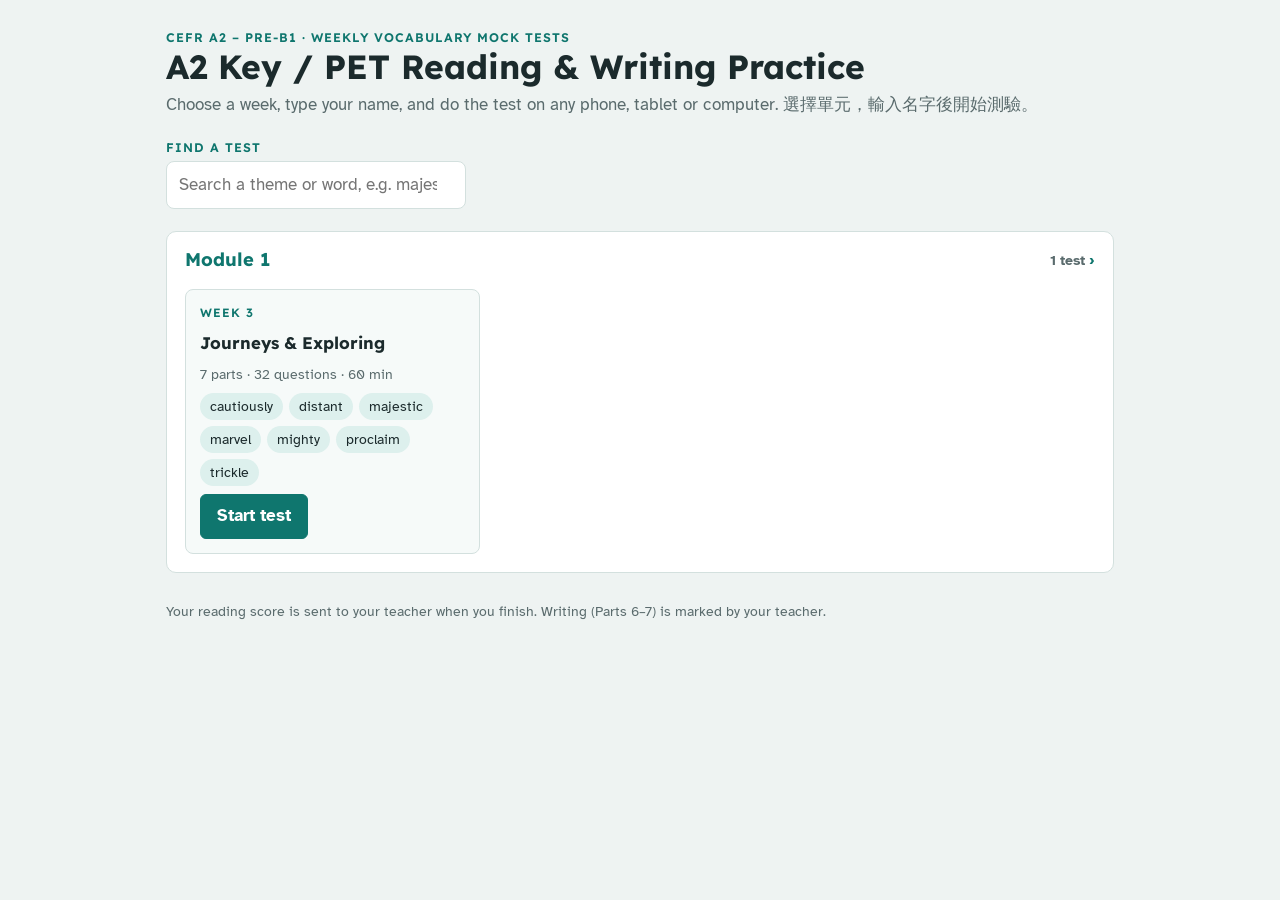
<file: index.html>
<!doctype html>
<html lang="en">
<head>
<meta charset="utf-8">
<meta name="viewport" content="width=device-width, initial-scale=1, viewport-fit=cover">
<title>A2 Key Practice Hub</title>
<link rel="preconnect" href="https://fonts.googleapis.com">
<link rel="stylesheet" href="https://fonts.googleapis.com/css2?family=Atkinson+Hyperlegible:ital,wght@0,400;0,700;1,400&family=Lexend:wght@500;600;700&display=swap">
<link rel="stylesheet" href="assets/app.css">
<style>
html,body{margin:0;height:auto}
body{background:var(--ground)}
.hub{max-width:980px;margin:0 auto;padding-block:28px 48px;padding-inline:16px}
.hero{display:flex;flex-wrap:wrap;align-items:flex-end;justify-content:space-between;gap:16px;margin-bottom:22px}
.hero h1{font-size:clamp(1.5rem,3.5vw,2.1rem);line-height:1.15}
.hero p{margin:6px 0 0;color:var(--muted)}
.search{flex:0 1 300px;min-width:0}
.search input{width:100%;font:inherit;padding:10px 12px;border:1.5px solid var(--line);border-radius:8px;background:var(--surface);color:var(--ink)}
details.mod{background:var(--surface);border:1px solid var(--line);border-radius:10px;margin-bottom:14px}
details.mod>summary{list-style:none;cursor:pointer;padding:14px 18px;display:flex;align-items:center;justify-content:space-between;gap:12px}
details.mod>summary::-webkit-details-marker{display:none}
details.mod>summary h2{font-size:1.15rem}
details.mod>summary .count{color:var(--muted);font-size:.9rem}
details.mod>summary .chev{transition:transform .15s;color:var(--accent);font-weight:700}
details.mod[open]>summary .chev{transform:rotate(90deg)}
.units{display:grid;grid-template-columns:repeat(auto-fill,minmax(260px,1fr));gap:12px;padding:0 18px 18px}
.unit{border:1px solid var(--line);border-radius:8px;padding:14px;background:var(--surface-2);display:flex;flex-direction:column;gap:8px}
.unit .wk{font-family:Lexend,sans-serif;font-size:.75rem;letter-spacing:.08em;text-transform:uppercase;color:var(--accent);font-weight:600}
.unit h3{font-size:1.05rem}
.unit .info{font-size:.85rem;color:var(--muted)}
.unit .wordchips{margin-top:0}
.unit .go{margin-top:auto;align-self:flex-start;text-decoration:none}
.empty{color:var(--muted);padding:12px 18px 18px}
.foot{margin-top:28px;color:var(--muted);font-size:.85rem}
</style>
</head>
<body>
<main class="hub">
  <header class="hero">
    <div>
      <div class="partlabel" id="sub"></div>
      <h1 id="title">Practice Tests</h1>
      <p>Choose a week, type your name, and do the test on any phone, tablet or computer. 選擇單元，輸入名字後開始測驗。</p>
    </div>
    <label class="search" for="q"><span class="partlabel">Find a test</span><input id="q" type="search" placeholder="Search a theme or word, e.g. majestic"></label>
  </header>
  <div id="mods"></div>
  <p class="foot">Your reading score is sent to your teacher when you finish. Writing (Parts 6–7) is marked by your teacher.</p>
</main>
<script src="units/catalog.js"></script>
<script>
(function () {
  var C = window.CATALOG || { modules: [] };
  var esc = function (s) { return String(s).replace(/[&<>"]/g, function (c) { return { '&': '&amp;', '<': '&lt;', '>': '&gt;', '"': '&quot;' }[c]; }); };
  document.getElementById('title').textContent = C.title || 'Practice Tests';
  document.getElementById('sub').textContent = C.subtitle || '';
  var open = {};
  try { open = JSON.parse(localStorage.getItem('hub-open') || '{}'); } catch (e) {}
  function render(q) {
    q = (q || '').trim().toLowerCase();
    var html = C.modules.map(function (m, i) {
      var units = m.units.filter(function (u) {
        if (!q) return true;
        return (u.theme + ' ' + u.week + ' ' + m.title + ' ' + (u.words || []).join(' ')).toLowerCase().indexOf(q) >= 0;
      });
      if (q && !units.length) return '';
      var isOpen = q || open[m.id] !== false;
      return '<details class="mod" data-id="' + esc(m.id) + '"' + (isOpen ? ' open' : '') + '><summary><h2>' + esc(m.title) + '</h2><span class="count">' + units.length + ' test' + (units.length === 1 ? '' : 's') + ' <span class="chev">›</span></span></summary>' +
        (units.length ? '<div class="units">' + units.map(function (u) {
          return '<article class="unit"><div class="wk">' + esc(u.week) + '</div><h3>' + esc(u.theme) + '</h3><div class="info">' + esc(u.parts || '') + '</div>' +
            '<div class="wordchips">' + (u.words || []).map(function (w) { return '<span>' + esc(w) + '</span>'; }).join('') + '</div>' +
            '<a class="primary go" href="test.html?u=' + encodeURIComponent(u.id) + '">Start test</a></article>';
        }).join('') + '</div>' : '<p class="empty">Tests coming soon.</p>') + '</details>';
    }).join('');
    document.getElementById('mods').innerHTML = html || '<p class="empty">No test matches that search.</p>';
    Array.prototype.forEach.call(document.querySelectorAll('details.mod'), function (d) {
      d.addEventListener('toggle', function () { if (q) return; open[d.dataset.id] = d.open; try { localStorage.setItem('hub-open', JSON.stringify(open)); } catch (e) {} });
    });
  }
  document.getElementById('q').addEventListener('input', function (e) { render(e.target.value); });
  render('');
})();
</script>
</body>
</html>
</file>
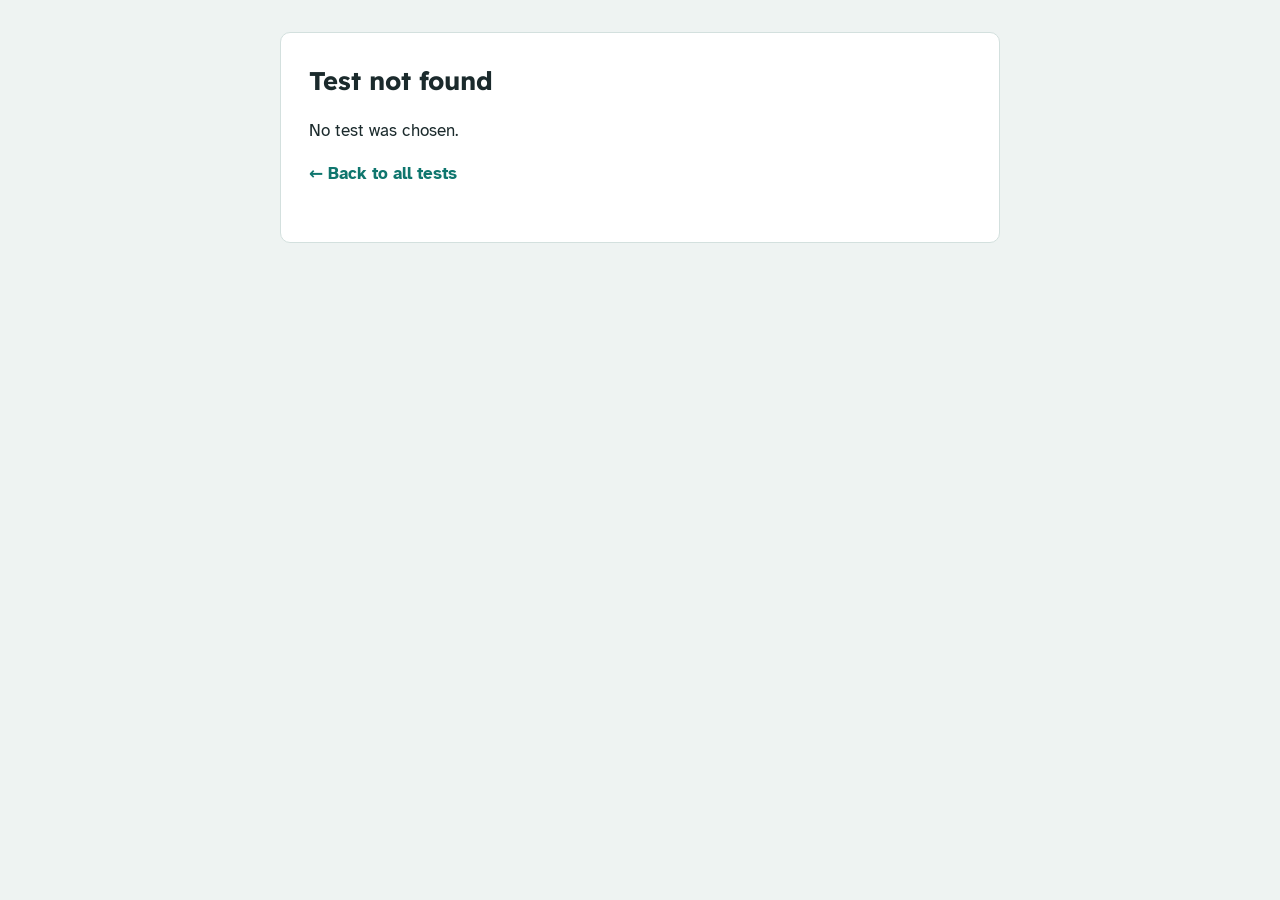
<file: test.html>
<!doctype html>
<html lang="en">
<head>
<meta charset="utf-8">
<meta name="viewport" content="width=device-width, initial-scale=1, viewport-fit=cover">
<title>Mock Test · A2 Key Practice</title>
<link rel="preconnect" href="https://fonts.googleapis.com">
<link rel="stylesheet" href="https://fonts.googleapis.com/css2?family=Atkinson+Hyperlegible:ital,wght@0,400;0,700;1,400&family=Lexend:wght@500;600;700&family=IBM+Plex+Mono:wght@500&display=swap">
<link rel="stylesheet" href="assets/app.css">
<style>html,body{margin:0}</style>
</head>
<body>
<div class="app" id="app"><div class="screen"><div class="card"><p>Loading test…</p></div></div></div>
<script src="assets/config.js"></script>
<script>
(function () {
  var id = new URLSearchParams(location.search).get('u') || '';
  var app = document.getElementById('app');
  function fail(msg) {
    app.innerHTML = '<div class="screen"><div class="card"><h1>Test not found</h1><p>' + msg + '</p><p><a class="back" href="index.html">← Back to all tests</a></p></div></div>';
  }
  if (!/^[a-z0-9-]+$/.test(id)) { fail('No test was chosen.'); return; }
  function load(src, done) {
    var s = document.createElement('script');
    s.src = src; s.onload = done; s.onerror = function () { fail('The file ' + src + ' could not be loaded.'); };
    document.body.appendChild(s);
  }
  load('units/' + id + '.js', function () {
    if (!window.TEST) { fail('This test has no data.'); return; }
    document.title = window.TEST.unitName + ' · A2 Key Practice';
    load('assets/engine.js');
  });
})();
</script>
</body>
</html>
</file>
<file: assets/app.css>
:root{
  --ground:#EEF3F2; --surface:#FFFFFF; --surface-2:#F6FAF9; --ink:#1B2A2C; --muted:#5A6B6D; --line:#D3E0DE;
  --accent:#0F766E; --accent-ink:#FFFFFF; --accent-soft:#DDF0ED; --flag:#B45309; --flag-soft:#FDF0DF;
  --good:#15803D; --good-soft:#E3F4E8; --bad:#B42318; --bad-soft:#FBE7E5; --gap:#FFF6CC;
  --fs:17px;
}
@media (prefers-color-scheme: dark){ :root:not([data-theme="light"]){
  color-scheme:dark; --ground:#0F1718; --surface:#172224; --surface-2:#1C2A2C; --ink:#E4EEEC; --muted:#9DB0AD; --line:#2C3D3F;
  --accent:#2BB3A6; --accent-ink:#06201D; --accent-soft:#16393A; --flag:#F0A04B; --flag-soft:#3A2A16;
  --good:#4ADE80; --good-soft:#163323; --bad:#F87171; --bad-soft:#3A1A1A; --gap:#3A3417; } }
:root[data-theme="dark"]{
  color-scheme:dark; --ground:#0F1718; --surface:#172224; --surface-2:#1C2A2C; --ink:#E4EEEC; --muted:#9DB0AD; --line:#2C3D3F;
  --accent:#2BB3A6; --accent-ink:#06201D; --accent-soft:#16393A; --flag:#F0A04B; --flag-soft:#3A2A16;
  --good:#4ADE80; --good-soft:#163323; --bad:#F87171; --bad-soft:#3A1A1A; --gap:#3A3417; }
*{box-sizing:border-box}
html,body{height:100%}
body{background:var(--ground);color:var(--ink);font-family:"Atkinson Hyperlegible",Verdana,system-ui,sans-serif;font-size:var(--fs);line-height:1.55}
h1,h2,h3{font-family:Lexend,"Atkinson Hyperlegible",system-ui,sans-serif;text-wrap:balance;margin:0}
button{font:inherit;color:inherit;cursor:pointer}
button:focus-visible,input:focus-visible,textarea:focus-visible,label:focus-within{outline:3px solid var(--accent);outline-offset:2px}
.app{display:flex;flex-direction:column;height:100%}
/* top bar */
.top{display:flex;align-items:center;gap:12px;padding:10px 16px;background:var(--surface);border-bottom:1px solid var(--line);flex-wrap:wrap}
.brand{display:flex;flex-direction:column;min-width:0;flex:1}
.brand b{font-family:Lexend,sans-serif;font-size:.95rem;white-space:nowrap;overflow:hidden;text-overflow:ellipsis}
.brand span{font-size:.8rem;color:var(--muted);white-space:nowrap;overflow:hidden;text-overflow:ellipsis}
.timer{font-family:"IBM Plex Mono",ui-monospace,monospace;font-variant-numeric:tabular-nums;font-size:1.05rem;padding:6px 12px;border-radius:6px;background:var(--surface-2);border:1px solid var(--line)}
.timer.warn{color:var(--flag);border-color:var(--flag);background:var(--flag-soft)}
.timer.crit{color:var(--bad);border-color:var(--bad);background:var(--bad-soft)}
.tbtn{border:1px solid var(--line);background:var(--surface);padding:6px 10px;border-radius:6px;font-size:.85rem}
.tbtn:hover{border-color:var(--accent)}
.primary{background:var(--accent);color:var(--accent-ink);border:1px solid var(--accent);padding:8px 16px;border-radius:6px;font-weight:700}
.primary:hover{filter:brightness(1.08)}
/* body split */
.stage{flex:1;min-height:0;display:grid;grid-template-columns:1fr 1fr;gap:0}
.pane{overflow:auto;padding:24px 28px}
.pane.left{background:var(--surface);border-right:1px solid var(--line)}
.pane.right{background:var(--surface-2)}
.stage.single{grid-template-columns:1fr}
.stage.single .pane.left{border-right:0}
.inner{max-width:680px;margin:0 auto}
.partlabel{font-family:Lexend,sans-serif;font-size:.78rem;letter-spacing:.08em;text-transform:uppercase;color:var(--accent);font-weight:600}
.instr{font-weight:700;margin:6px 0 18px}
.zh{color:var(--muted);font-size:.85em;font-weight:400;display:block}
.notice{border:2px solid var(--ink);border-radius:4px;padding:18px 20px;background:var(--surface);text-align:center;max-width:460px;margin:8px auto}
.notice .kind{font-size:.75rem;letter-spacing:.08em;text-transform:uppercase;color:var(--muted);margin-bottom:6px}
.notice p{margin:4px 0}
.notice .head{font-weight:700;letter-spacing:.03em}
.notice.msg{text-align:left;border-radius:14px;border-color:var(--line);background:var(--accent-soft)}
.textbox h3{font-size:1.15rem;margin:0 0 12px;text-align:center}
.textbox p{margin:0 0 12px}
.person{margin-bottom:16px}
.person b{color:var(--accent)}
.qnum{display:inline-grid;place-items:center;min-width:32px;height:32px;padding:0 6px;border-radius:6px;background:var(--ink);color:var(--surface);font-weight:700;margin-right:10px;font-variant-numeric:tabular-nums}
.qtext{font-weight:700;margin:4px 0 16px;display:flex;align-items:flex-start}
.opts{display:grid;gap:10px}
.opt{display:flex;gap:12px;align-items:flex-start;padding:12px 14px;border:1.5px solid var(--line);border-radius:8px;background:var(--surface);cursor:pointer}
.opt:hover{border-color:var(--accent)}
.opt input{position:absolute;opacity:0;pointer-events:none}
.opt .l{flex:none;display:grid;place-items:center;width:28px;height:28px;border-radius:50%;border:1.5px solid var(--muted);font-weight:700;font-size:.9rem}
.opt.sel{border-color:var(--accent);background:var(--accent-soft)}
.opt.sel .l{background:var(--accent);border-color:var(--accent);color:var(--accent-ink)}
.gapmark{background:var(--gap);border-bottom:2px solid var(--flag);padding:0 4px;border-radius:3px;font-weight:700;white-space:nowrap}
.gapmark.cur{outline:2px solid var(--accent)}
.gapmark button{border:0;background:none;padding:0;font-weight:700}
.cloze{line-height:2.2}
.cloze input{font:inherit;width:8.5em;max-width:40vw;padding:2px 8px;border:1.5px solid var(--line);border-bottom:2px solid var(--accent);border-radius:4px;background:var(--surface);color:var(--ink)}
.cloze .gn{font-weight:700;font-size:.85em;color:var(--accent);margin-right:3px}
.email-head{font-size:.9rem;color:var(--muted);border-bottom:1px solid var(--line);padding-bottom:8px;margin-bottom:10px}
.task{background:var(--surface);border:1px solid var(--line);border-radius:8px;padding:16px 18px}
.task ul{margin:6px 0 0;padding-left:22px}
.pics{display:grid;grid-template-columns:repeat(3,1fr);gap:10px}
.pics figure{margin:0}
.pics svg{width:100%;height:auto;border-radius:6px;border:1px solid var(--line);display:block}
.pics figcaption{font-size:.8rem;color:var(--muted);text-align:center;margin-top:4px}
textarea{width:100%;min-height:260px;font:inherit;line-height:1.6;padding:14px;border:1.5px solid var(--line);border-radius:8px;background:var(--surface);color:var(--ink);resize:vertical}
.wc{display:flex;justify-content:space-between;margin-top:8px;font-size:.9rem;color:var(--muted);font-variant-numeric:tabular-nums}
.wc b.ok{color:var(--good)}
.flagbtn{margin-top:22px;border:1px solid var(--line);background:var(--surface);padding:6px 12px;border-radius:6px;font-size:.85rem}
.flagbtn[aria-pressed="true"]{border-color:var(--flag);color:var(--flag);background:var(--flag-soft)}
/* nav */
.nav{background:var(--surface);border-top:1px solid var(--line);padding:8px 12px calc(8px + env(safe-area-inset-bottom,0px));display:flex;gap:10px;align-items:center}
.navscroll{flex:1;overflow-x:auto;display:flex;gap:14px;padding-bottom:2px}
.pgroup{display:flex;align-items:center;gap:4px;flex:none}
.pgroup .pl{font-size:.72rem;font-weight:700;color:var(--muted);margin-right:4px;white-space:nowrap}
.qb{width:30px;height:30px;border-radius:5px;border:1.5px solid var(--line);background:var(--surface);font-size:.78rem;font-weight:700;position:relative;font-variant-numeric:tabular-nums;flex:none}
.qb.done{background:var(--accent);border-color:var(--accent);color:var(--accent-ink)}
.qb.cur{box-shadow:0 0 0 2px var(--surface),0 0 0 4px var(--ink)}
.qb.flag::after{content:"";position:absolute;top:-4px;right:-4px;width:9px;height:9px;border-radius:50%;background:var(--flag);border:2px solid var(--surface)}
.arrow{width:40px;height:40px;border-radius:50%;border:1.5px solid var(--line);background:var(--surface);font-size:1.1rem;flex:none}
.arrow:disabled{opacity:.35;cursor:default}
/* overlays */
.screen{flex:1;overflow:auto;padding-block:32px;padding-inline:16px}
.card{max-width:720px;margin:0 auto;background:var(--surface);border:1px solid var(--line);border-radius:10px;padding:28px}
.card h1{font-size:1.6rem;margin-bottom:4px}
.meta{display:grid;grid-template-columns:repeat(auto-fit,minmax(140px,1fr));gap:10px;margin:20px 0}
.meta div{background:var(--surface-2);border:1px solid var(--line);border-radius:8px;padding:10px 12px}
.meta small{display:block;color:var(--muted);font-size:.75rem;text-transform:uppercase;letter-spacing:.06em}
.meta strong{font-family:Lexend,sans-serif;font-size:1.05rem}
.field{display:flex;flex-direction:column;gap:6px;margin:16px 0}
.field input{font:inherit;padding:10px 12px;border:1.5px solid var(--line);border-radius:6px;background:var(--surface);color:var(--ink)}
.wordchips{display:flex;flex-wrap:wrap;gap:6px;margin-top:8px}
.wordchips span{padding:3px 10px;border-radius:999px;background:var(--accent-soft);color:var(--ink);font-size:.85rem}
.modal{position:fixed;inset:0;background:rgba(10,20,20,.55);display:grid;place-items:center;padding:16px;z-index:10}
.modal .card{max-width:460px}
.row{display:flex;gap:10px;flex-wrap:wrap;margin-top:18px}
.score{font-family:Lexend,sans-serif;font-size:2.6rem;font-weight:700;color:var(--accent);font-variant-numeric:tabular-nums}
.bars{display:grid;gap:8px;margin:18px 0}
.bar{display:grid;grid-template-columns:70px 1fr 52px;gap:10px;align-items:center;font-size:.9rem;font-variant-numeric:tabular-nums}
.bar .t{height:10px;background:var(--surface-2);border:1px solid var(--line);border-radius:6px;overflow:hidden}
.bar .t i{display:block;height:100%;background:var(--accent)}
.rev{width:100%;border-collapse:collapse;font-size:.9rem;margin-top:10px}
.rev th,.rev td{border-bottom:1px solid var(--line);padding:7px 8px;text-align:left;vertical-align:top}
.rev th{font-size:.75rem;text-transform:uppercase;letter-spacing:.06em;color:var(--muted)}
.pill{display:inline-block;padding:1px 8px;border-radius:999px;font-weight:700;font-size:.8rem}
.pill.ok{background:var(--good-soft);color:var(--good)}
.pill.no{background:var(--bad-soft);color:var(--bad)}
.tablewrap{overflow-x:auto}
.wbox{background:var(--surface-2);border:1px solid var(--line);border-radius:8px;padding:14px;margin:10px 0;white-space:pre-wrap}
.check label{display:flex;gap:8px;align-items:flex-start;margin:4px 0}
details{margin-top:8px} summary{cursor:pointer;color:var(--accent);font-weight:700}
@media (max-width:760px){
  .stage{grid-template-columns:1fr;overflow:auto}
  .pane{overflow:visible;padding:18px 16px}
  .pane.left{border-right:0;border-bottom:1px solid var(--line)}
  .pics{grid-template-columns:1fr}
  .brand span{display:none}
  .top{gap:8px;padding:8px 12px}
  .tbtn{padding:6px 8px}
}
@media (prefers-reduced-motion:no-preference){ .opt,.qb{transition:background .12s,border-color .12s} }

.back{display:inline-block;margin-bottom:10px;color:var(--accent);text-decoration:none;font-weight:700}
.back:hover{text-decoration:underline}
.err{color:var(--bad)}
.send{margin:8px 0 0;padding:10px 12px;border-radius:8px;background:var(--accent-soft)}
.send:empty{display:none}
.mailsep{border:0;border-top:2px dashed var(--line);margin:16px 0}
a.tbtn{text-decoration:none;display:inline-flex;align-items:center}
</file>
